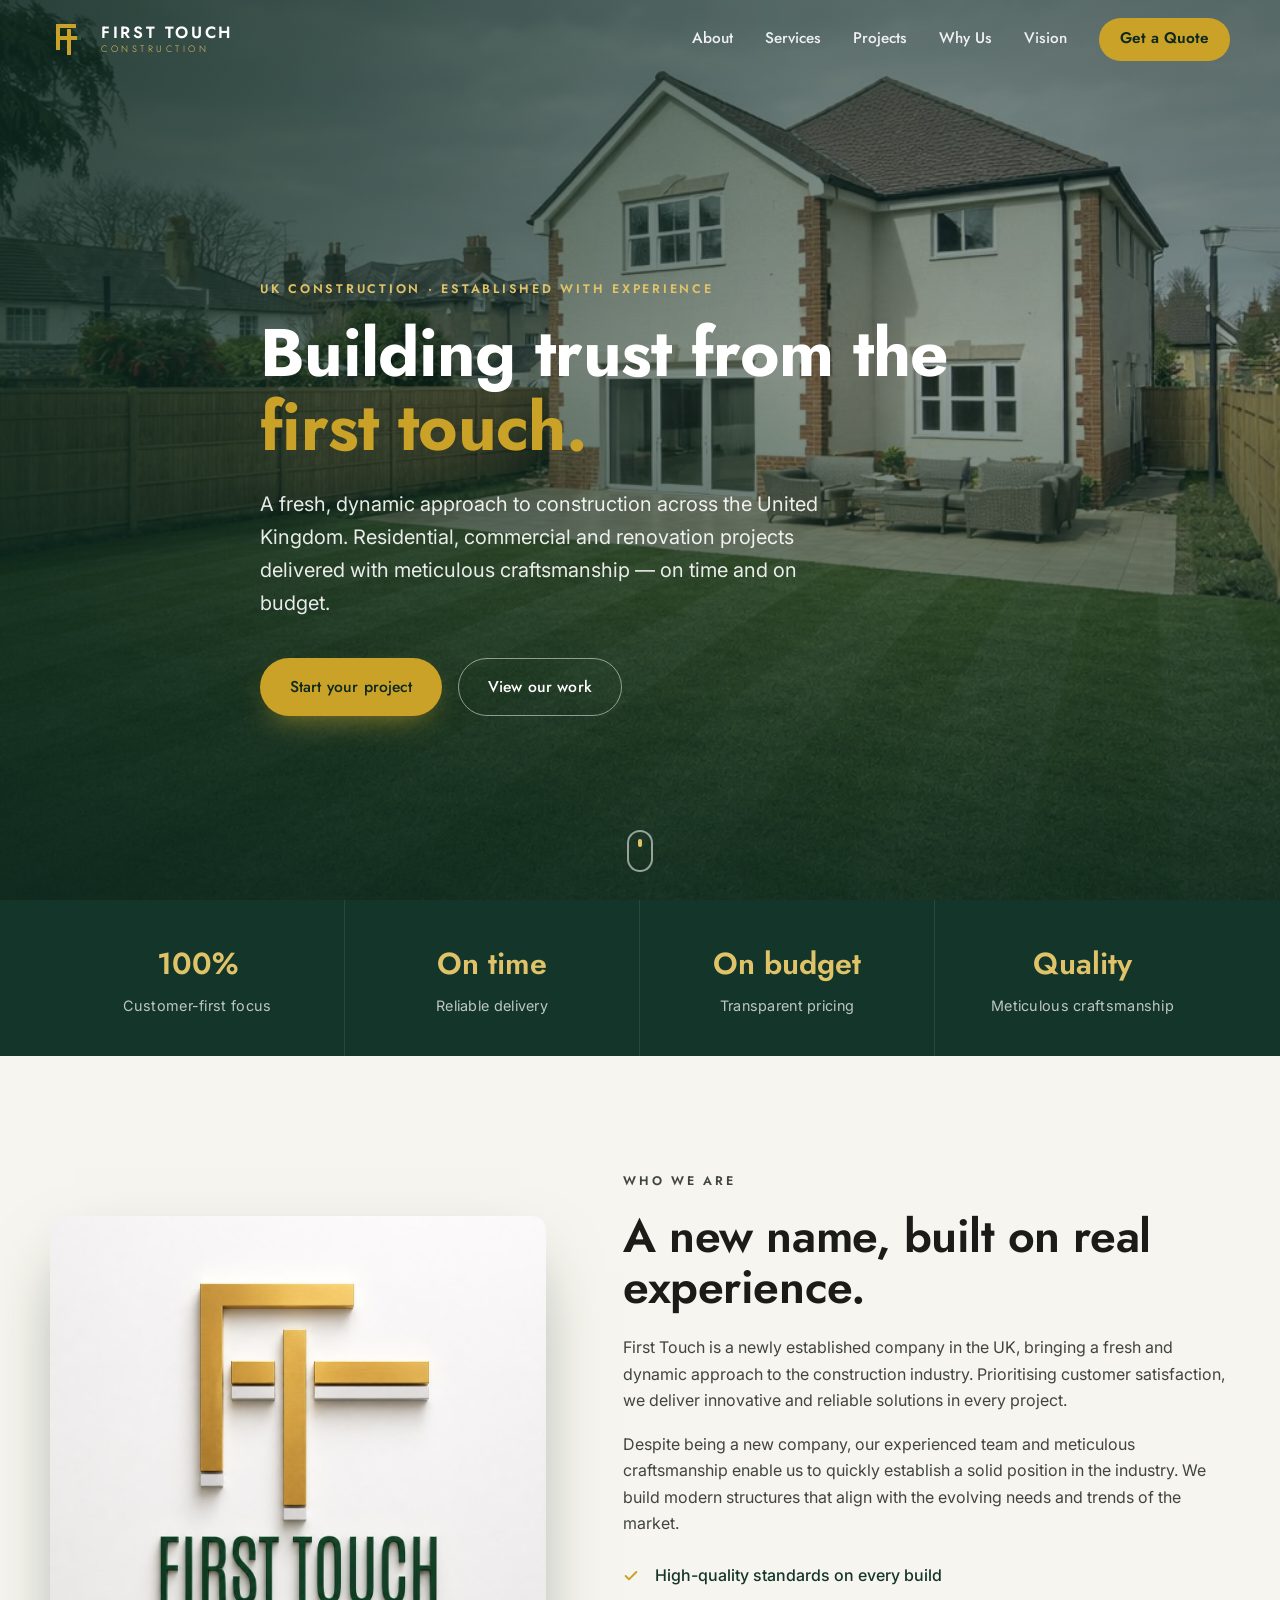
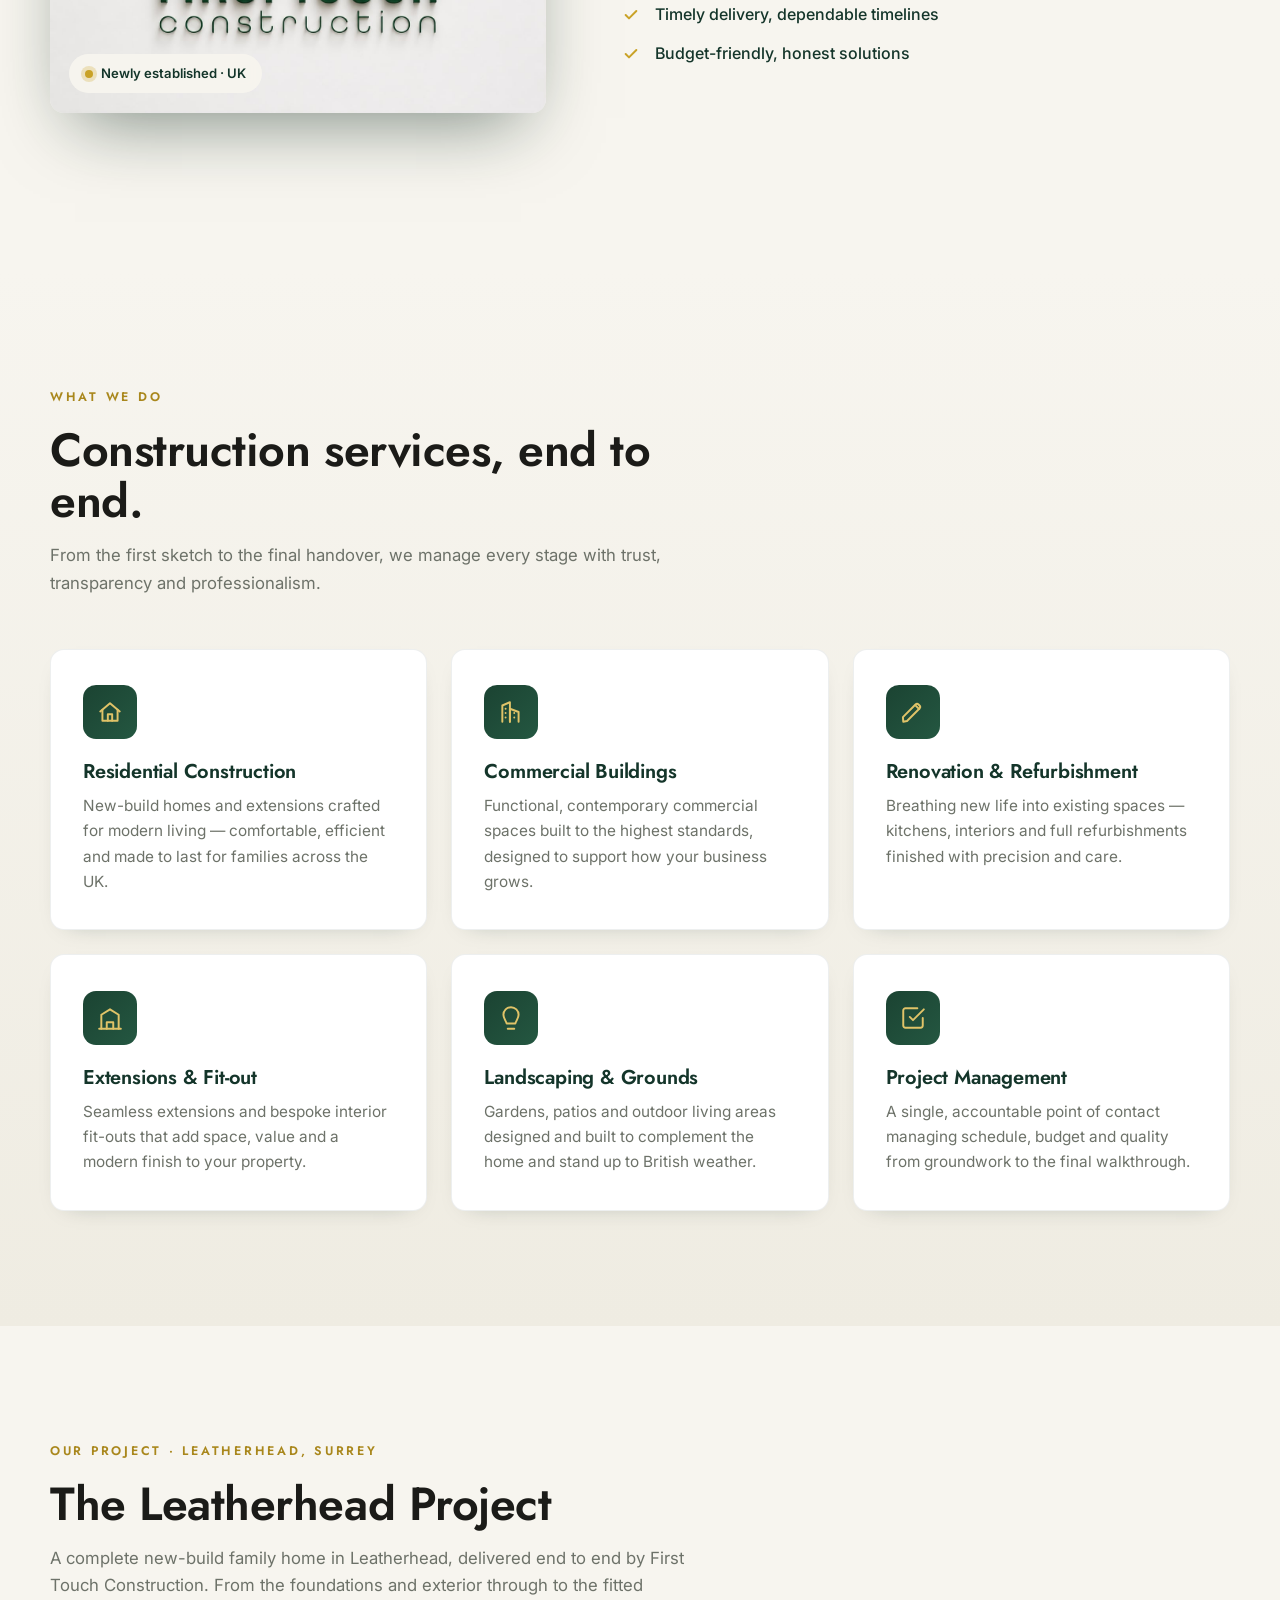
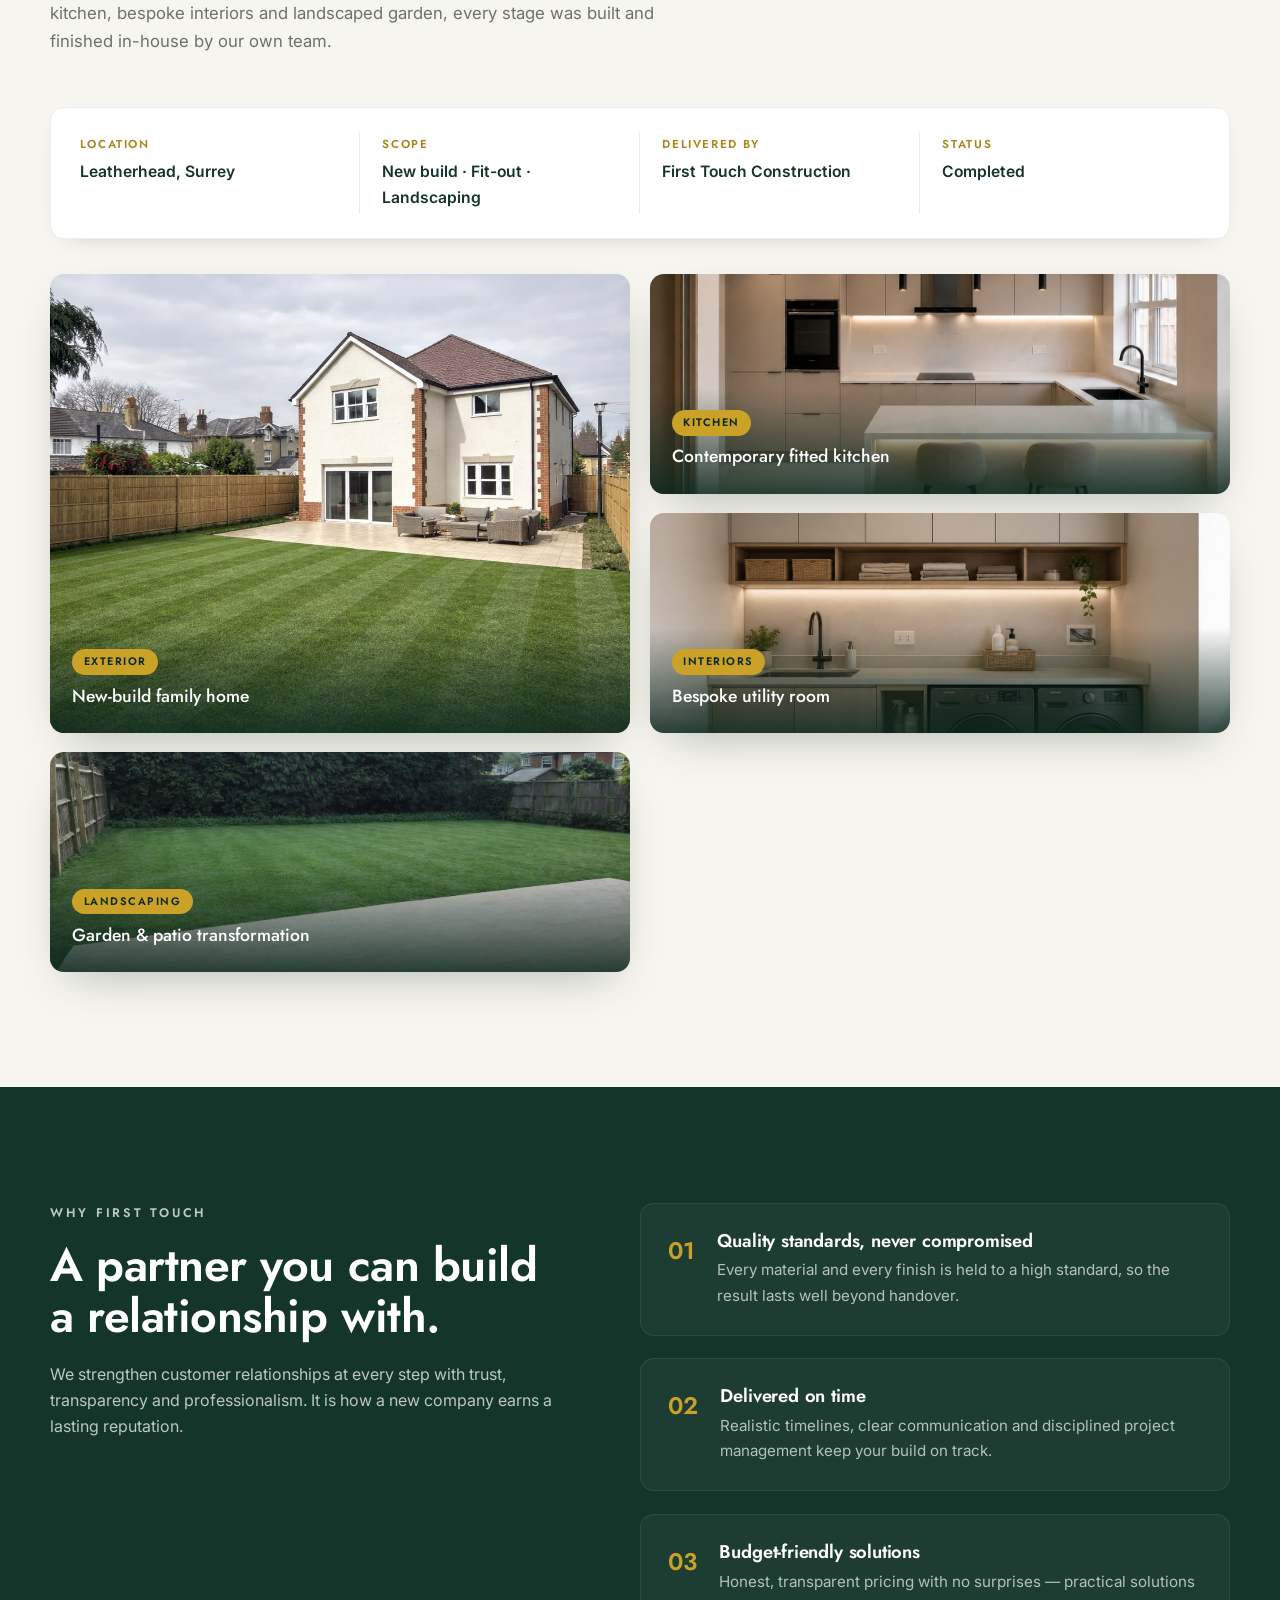
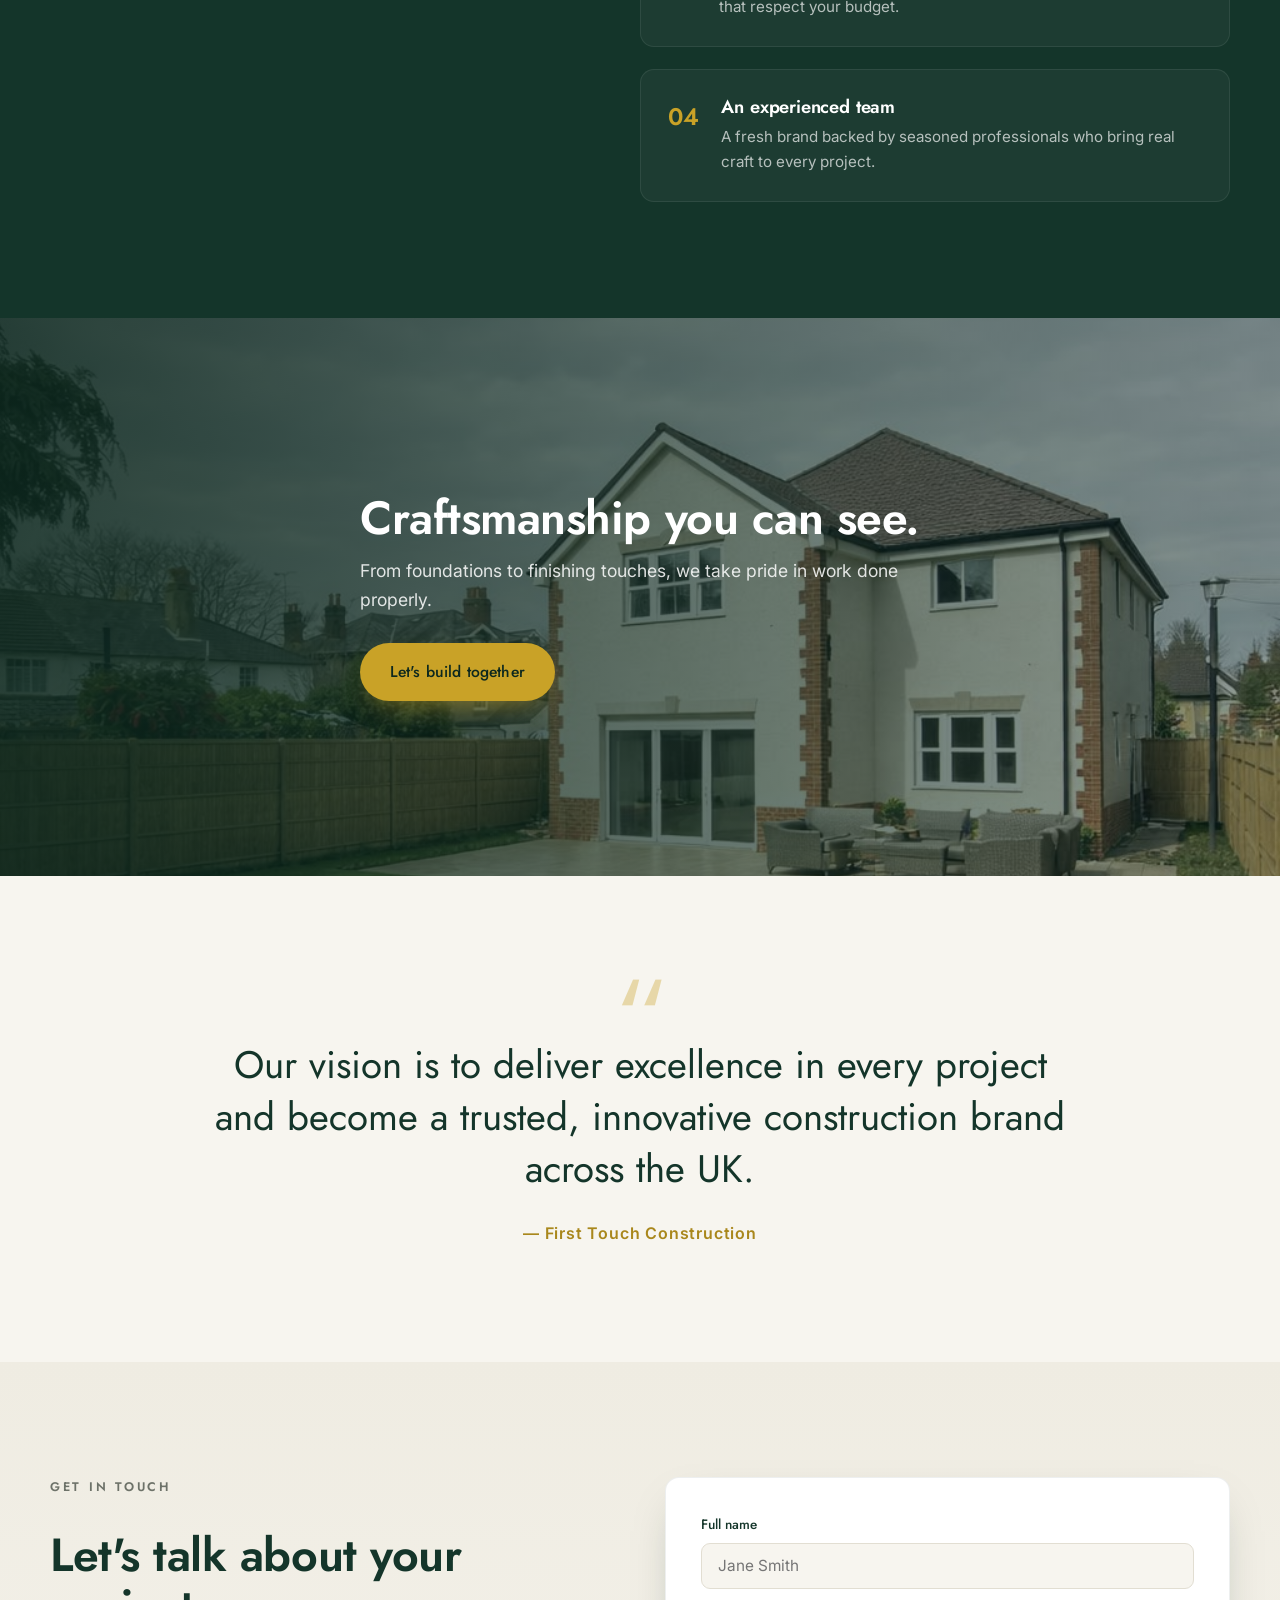
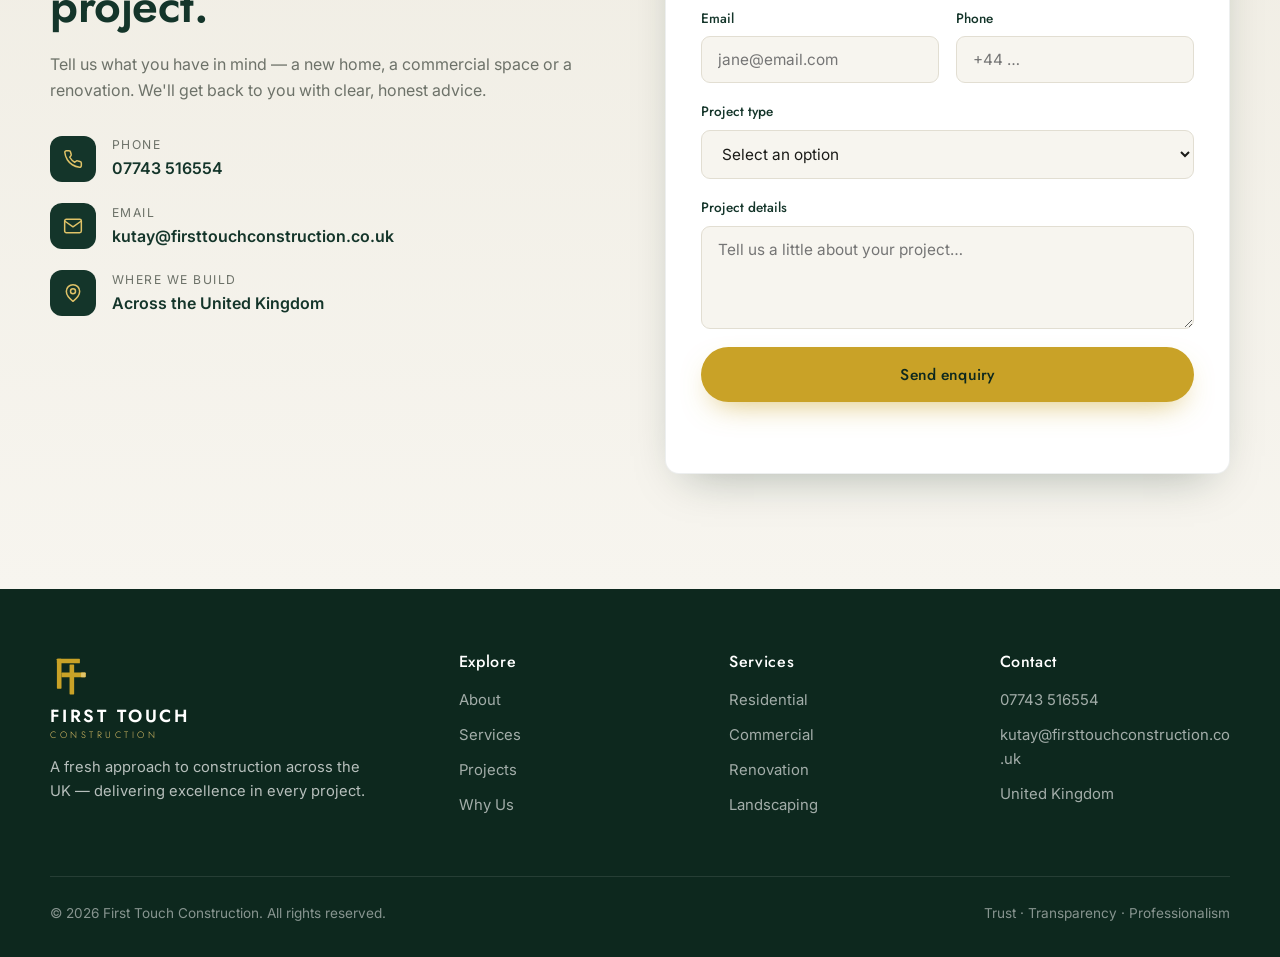
<file: index.html>
<!DOCTYPE html>
<html lang="en">
<head>
  <meta charset="UTF-8" />
  <meta name="viewport" content="width=device-width, initial-scale=1.0" />
  <title>First Touch Construction — Building Trust from the First Touch | UK</title>
  <meta name="description" content="First Touch Construction is a fresh, dynamic UK construction company delivering high-quality residential, commercial and renovation projects — on time, on budget, with craftsmanship you can trust." />
  <meta name="theme-color" content="#14352a" />

  <!-- Open Graph -->
  <meta property="og:title" content="First Touch Construction — UK" />
  <meta property="og:description" content="A fresh approach to construction. Quality craftsmanship, on time and on budget." />
  <meta property="og:type" content="website" />
  <meta property="og:image" content="assets/project-exterior.jpeg" />

  <link rel="icon" href="assets/logo-white.jpeg" />
  <link rel="preconnect" href="https://fonts.googleapis.com" />
  <link rel="preconnect" href="https://fonts.gstatic.com" crossorigin />
  <link href="https://fonts.googleapis.com/css2?family=Jost:wght@300;400;500;600;700&family=Inter:wght@400;500;600&display=swap" rel="stylesheet" />
  <link rel="stylesheet" href="css/styles.css" />
</head>
<body>

  <!-- ===================== HEADER ===================== -->
  <header class="site-header" id="header">
    <div class="container header-inner">
      <a href="#home" class="brand" aria-label="First Touch Construction home">
        <span class="brand-mark" aria-hidden="true">
          <svg viewBox="0 0 80 80" role="img">
            <rect x="12" y="10" width="8" height="52" rx="1"/>
            <rect x="12" y="10" width="40" height="8" rx="1"/>
            <rect x="34" y="20" width="8" height="52" rx="1"/>
            <rect x="20" y="34" width="42" height="8" rx="1"/>
            <rect class="accent" x="54" y="34" width="8" height="8" rx="1"/>
          </svg>
        </span>
        <span class="brand-text">
          <span class="brand-name">FIRST TOUCH</span>
          <span class="brand-sub">CONSTRUCTION</span>
        </span>
      </a>

      <nav class="nav" id="nav" aria-label="Primary">
        <a href="#about">About</a>
        <a href="#services">Services</a>
        <a href="#projects">Projects</a>
        <a href="#why">Why Us</a>
        <a href="#vision">Vision</a>
        <a href="#contact" class="nav-cta">Get a Quote</a>
      </nav>

      <button class="nav-toggle" id="navToggle" aria-label="Open menu" aria-expanded="false">
        <span></span><span></span><span></span>
      </button>
    </div>
  </header>

  <!-- ===================== HERO ===================== -->
  <section class="hero" id="home">
    <video class="hero-video" autoplay muted loop playsinline poster="assets/project-exterior.jpeg" aria-hidden="true">
      <source src="assets/showcase.mp4" type="video/mp4" />
    </video>
    <div class="hero-overlay" aria-hidden="true"></div>
    <div class="container hero-content">
      <p class="eyebrow reveal">UK Construction · Established with experience</p>
      <h1 class="reveal">Building trust from the <span class="accent-text">first touch.</span></h1>
      <p class="hero-lead reveal">A fresh, dynamic approach to construction across the United Kingdom. Residential, commercial and renovation projects delivered with meticulous craftsmanship — on time and on budget.</p>
      <div class="hero-actions reveal">
        <a href="#contact" class="btn btn-gold">Start your project</a>
        <a href="#projects" class="btn btn-ghost">View our work</a>
      </div>
    </div>
    <a href="#trust" class="hero-scroll" aria-label="Scroll down">
      <span></span>
    </a>
  </section>

  <!-- ===================== TRUST BAR ===================== -->
  <section class="trust" id="trust">
    <div class="container trust-grid">
      <div class="trust-item reveal">
        <span class="trust-value">100%</span>
        <span class="trust-label">Customer-first focus</span>
      </div>
      <div class="trust-item reveal">
        <span class="trust-value">On time</span>
        <span class="trust-label">Reliable delivery</span>
      </div>
      <div class="trust-item reveal">
        <span class="trust-value">On budget</span>
        <span class="trust-label">Transparent pricing</span>
      </div>
      <div class="trust-item reveal">
        <span class="trust-value">Quality</span>
        <span class="trust-label">Meticulous craftsmanship</span>
      </div>
    </div>
  </section>

  <!-- ===================== ABOUT ===================== -->
  <section class="section about" id="about">
    <div class="container about-grid">
      <div class="about-media reveal">
        <img src="assets/logo-white.jpeg" alt="First Touch Construction logo" loading="lazy" />
        <div class="about-badge">
          <span class="dot"></span> Newly established · UK
        </div>
      </div>
      <div class="about-text">
        <p class="eyebrow reveal">Who we are</p>
        <h2 class="reveal">A new name, built on real experience.</h2>
        <p class="reveal">First Touch is a newly established company in the UK, bringing a fresh and dynamic approach to the construction industry. Prioritising customer satisfaction, we deliver innovative and reliable solutions in every project.</p>
        <p class="reveal">Despite being a new company, our experienced team and meticulous craftsmanship enable us to quickly establish a solid position in the industry. We build modern structures that align with the evolving needs and trends of the market.</p>
        <ul class="about-list reveal">
          <li>High-quality standards on every build</li>
          <li>Timely delivery, dependable timelines</li>
          <li>Budget-friendly, honest solutions</li>
        </ul>
        <a href="#services" class="btn btn-dark reveal">Explore our services</a>
      </div>
    </div>
  </section>

  <!-- ===================== SERVICES ===================== -->
  <section class="section services" id="services">
    <div class="container">
      <div class="section-head">
        <p class="eyebrow reveal">What we do</p>
        <h2 class="reveal">Construction services, end to end.</h2>
        <p class="section-sub reveal">From the first sketch to the final handover, we manage every stage with trust, transparency and professionalism.</p>
      </div>

      <div class="cards">
        <article class="card reveal">
          <div class="card-icon" aria-hidden="true">
            <svg viewBox="0 0 24 24"><path d="M3 11.5 12 4l9 7.5"/><path d="M5 10v10h14V10"/><path d="M10 20v-6h4v6"/></svg>
          </div>
          <h3>Residential Construction</h3>
          <p>New-build homes and extensions crafted for modern living — comfortable, efficient and made to last for families across the UK.</p>
        </article>

        <article class="card reveal">
          <div class="card-icon" aria-hidden="true">
            <svg viewBox="0 0 24 24"><path d="M4 21V6l7-3v18"/><path d="M11 21V9l8 3v9"/><path d="M7 9h.01M7 13h.01M7 17h.01M15 13h.01M15 17h.01"/></svg>
          </div>
          <h3>Commercial Buildings</h3>
          <p>Functional, contemporary commercial spaces built to the highest standards, designed to support how your business grows.</p>
        </article>

        <article class="card reveal">
          <div class="card-icon" aria-hidden="true">
            <svg viewBox="0 0 24 24"><path d="m14.7 6.3 3 3"/><path d="M3 21l3.5-.7L18 8.8a2 2 0 0 0 0-2.8l-.9-.9a2 2 0 0 0-2.8 0L2.7 16.7 3 21Z"/></svg>
          </div>
          <h3>Renovation &amp; Refurbishment</h3>
          <p>Breathing new life into existing spaces — kitchens, interiors and full refurbishments finished with precision and care.</p>
        </article>

        <article class="card reveal">
          <div class="card-icon" aria-hidden="true">
            <svg viewBox="0 0 24 24"><path d="M2 22h20"/><path d="M4 22V9l8-5 8 5v13"/><path d="M9 22v-6h6v6"/></svg>
          </div>
          <h3>Extensions &amp; Fit-out</h3>
          <p>Seamless extensions and bespoke interior fit-outs that add space, value and a modern finish to your property.</p>
        </article>

        <article class="card reveal">
          <div class="card-icon" aria-hidden="true">
            <svg viewBox="0 0 24 24"><path d="M12 2a7 7 0 0 0-7 7c0 3 2 5 3 8h8c1-3 3-5 3-8a7 7 0 0 0-7-7Z"/><path d="M9 22h6"/></svg>
          </div>
          <h3>Landscaping &amp; Grounds</h3>
          <p>Gardens, patios and outdoor living areas designed and built to complement the home and stand up to British weather.</p>
        </article>

        <article class="card reveal">
          <div class="card-icon" aria-hidden="true">
            <svg viewBox="0 0 24 24"><path d="M9 11l3 3L22 4"/><path d="M21 12v7a2 2 0 0 1-2 2H5a2 2 0 0 1-2-2V5a2 2 0 0 1 2-2h11"/></svg>
          </div>
          <h3>Project Management</h3>
          <p>A single, accountable point of contact managing schedule, budget and quality from groundwork to the final walkthrough.</p>
        </article>
      </div>
    </div>
  </section>

  <!-- ===================== PROJECTS ===================== -->
  <section class="section projects" id="projects">
    <div class="container">
      <div class="section-head">
        <p class="eyebrow reveal">Our project · Leatherhead, Surrey</p>
        <h2 class="reveal">The Leatherhead Project</h2>
        <p class="section-sub reveal">A complete new-build family home in Leatherhead, delivered end to end by First Touch Construction. From the foundations and exterior through to the fitted kitchen, bespoke interiors and landscaped garden, every stage was built and finished in-house by our own team.</p>
      </div>

      <div class="project-meta reveal">
        <div><span class="pm-label">Location</span><span class="pm-value">Leatherhead, Surrey</span></div>
        <div><span class="pm-label">Scope</span><span class="pm-value">New build · Fit-out · Landscaping</span></div>
        <div><span class="pm-label">Delivered by</span><span class="pm-value">First Touch Construction</span></div>
        <div><span class="pm-label">Status</span><span class="pm-value">Completed</span></div>
      </div>

      <div class="gallery">
        <figure class="gallery-item gallery-lg reveal">
          <img src="assets/project-exterior.jpeg" alt="Newly built detached family home with landscaped garden in the UK" loading="lazy" />
          <figcaption>
            <span class="tag">Exterior</span>
            <span class="cap-title">New-build family home</span>
          </figcaption>
        </figure>

        <figure class="gallery-item reveal">
          <img src="assets/project-kitchen.jpeg" alt="Modern fitted kitchen with island and pendant lighting" loading="lazy" />
          <figcaption>
            <span class="tag">Kitchen</span>
            <span class="cap-title">Contemporary fitted kitchen</span>
          </figcaption>
        </figure>

        <figure class="gallery-item reveal">
          <img src="assets/project-laundry.jpeg" alt="Bespoke utility and laundry room with fitted cabinetry" loading="lazy" />
          <figcaption>
            <span class="tag">Interiors</span>
            <span class="cap-title">Bespoke utility room</span>
          </figcaption>
        </figure>

        <figure class="gallery-item gallery-wide reveal">
          <img src="assets/project-garden.jpeg" alt="Landscaped rear garden with patio and level lawn" loading="lazy" />
          <figcaption>
            <span class="tag">Landscaping</span>
            <span class="cap-title">Garden &amp; patio transformation</span>
          </figcaption>
        </figure>
      </div>
    </div>
  </section>

  <!-- ===================== WHY US ===================== -->
  <section class="section why" id="why">
    <div class="container why-grid">
      <div class="why-intro">
        <p class="eyebrow reveal">Why First Touch</p>
        <h2 class="reveal">A partner you can build a relationship with.</h2>
        <p class="reveal">We strengthen customer relationships at every step with trust, transparency and professionalism. It is how a new company earns a lasting reputation.</p>
      </div>
      <div class="why-list">
        <div class="why-item reveal">
          <span class="why-num">01</span>
          <div>
            <h3>Quality standards, never compromised</h3>
            <p>Every material and every finish is held to a high standard, so the result lasts well beyond handover.</p>
          </div>
        </div>
        <div class="why-item reveal">
          <span class="why-num">02</span>
          <div>
            <h3>Delivered on time</h3>
            <p>Realistic timelines, clear communication and disciplined project management keep your build on track.</p>
          </div>
        </div>
        <div class="why-item reveal">
          <span class="why-num">03</span>
          <div>
            <h3>Budget-friendly solutions</h3>
            <p>Honest, transparent pricing with no surprises — practical solutions that respect your budget.</p>
          </div>
        </div>
        <div class="why-item reveal">
          <span class="why-num">04</span>
          <div>
            <h3>An experienced team</h3>
            <p>A fresh brand backed by seasoned professionals who bring real craft to every project.</p>
          </div>
        </div>
      </div>
    </div>
  </section>

  <!-- ===================== SHOWCASE ===================== -->
  <section class="showcase" aria-label="Craftsmanship">
    <div class="showcase-media" aria-hidden="true"></div>
    <div class="showcase-overlay"></div>
    <div class="container showcase-content">
      <h2 class="reveal">Craftsmanship you can see.</h2>
      <p class="reveal">From foundations to finishing touches, we take pride in work done properly.</p>
      <a href="#contact" class="btn btn-gold reveal">Let's build together</a>
    </div>
  </section>

  <!-- ===================== VISION ===================== -->
  <section class="section vision" id="vision">
    <div class="container vision-inner">
      <span class="quote-mark" aria-hidden="true">“</span>
      <p class="vision-text reveal">Our vision is to deliver excellence in every project and become a trusted, innovative construction brand across the UK.</p>
      <p class="vision-by reveal">— First Touch Construction</p>
    </div>
  </section>

  <!-- ===================== CONTACT ===================== -->
  <section class="section contact" id="contact">
    <div class="container contact-grid">
      <div class="contact-info">
        <p class="eyebrow reveal">Get in touch</p>
        <h2 class="reveal">Let's talk about your project.</h2>
        <p class="reveal">Tell us what you have in mind — a new home, a commercial space or a renovation. We'll get back to you with clear, honest advice.</p>

        <ul class="contact-list reveal">
          <li>
            <span class="ci" aria-hidden="true">
              <svg viewBox="0 0 24 24"><path d="M22 16.9v3a2 2 0 0 1-2.2 2 19.8 19.8 0 0 1-8.6-3 19.5 19.5 0 0 1-6-6 19.8 19.8 0 0 1-3-8.7A2 2 0 0 1 4.1 2h3a2 2 0 0 1 2 1.7c.1.9.4 1.8.7 2.7a2 2 0 0 1-.5 2.1L8.1 9.9a16 16 0 0 0 6 6l1.4-1.2a2 2 0 0 1 2.1-.5c.9.3 1.8.6 2.7.7a2 2 0 0 1 1.7 2Z"/></svg>
            </span>
            <div><span class="ci-label">Phone</span><a href="tel:+447743516554">07743 516554</a></div>
          </li>
          <li>
            <span class="ci" aria-hidden="true">
              <svg viewBox="0 0 24 24"><rect x="2" y="4" width="20" height="16" rx="2"/><path d="m2 6 10 7L22 6"/></svg>
            </span>
            <div><span class="ci-label">Email</span><a href="mailto:kutay@firsttouchconstruction.co.uk">kutay@firsttouchconstruction.co.uk</a></div>
          </li>
          <li>
            <span class="ci" aria-hidden="true">
              <svg viewBox="0 0 24 24"><path d="M20 10c0 6-8 12-8 12s-8-6-8-12a8 8 0 0 1 16 0Z"/><circle cx="12" cy="10" r="3"/></svg>
            </span>
            <div><span class="ci-label">Where we build</span><span>Across the United Kingdom</span></div>
          </li>
        </ul>
      </div>

      <form class="contact-form reveal" id="contactForm" action="https://api.web3forms.com/submit" method="POST" novalidate>
        <!-- Web3Forms: enquiries are emailed to the address the access key is registered to -->
        <input type="hidden" name="access_key" value="a4f68775-bcdb-4c82-a62f-2e8a15ba4d81" />
        <input type="hidden" name="subject" value="New website enquiry — First Touch Construction" />
        <input type="hidden" name="from_name" value="First Touch Construction website" />
        <!-- Honeypot: hidden from people, tempting to bots. Web3Forms drops any submission that ticks it. -->
        <input type="checkbox" name="botcheck" tabindex="-1" aria-hidden="true" style="display: none !important" />

        <div class="field">
          <label for="name">Full name</label>
          <input type="text" id="name" name="name" placeholder="Jane Smith" required />
        </div>
        <div class="field-row">
          <div class="field">
            <label for="email">Email</label>
            <input type="email" id="email" name="email" placeholder="jane@email.com" required />
          </div>
          <div class="field">
            <label for="phone">Phone</label>
            <input type="tel" id="phone" name="phone" placeholder="+44 …" />
          </div>
        </div>
        <div class="field">
          <label for="type">Project type</label>
          <select id="type" name="type">
            <option value="">Select an option</option>
            <option>Residential / new build</option>
            <option>Commercial building</option>
            <option>Renovation / refurbishment</option>
            <option>Extension / fit-out</option>
            <option>Landscaping</option>
            <option>Other</option>
          </select>
        </div>
        <div class="field">
          <label for="message">Project details</label>
          <textarea id="message" name="message" rows="4" placeholder="Tell us a little about your project…"></textarea>
        </div>
        <button type="submit" class="btn btn-gold btn-block">Send enquiry</button>
        <p class="form-note" id="formNote" role="status"></p>
      </form>
    </div>
  </section>

  <!-- ===================== FOOTER ===================== -->
  <footer class="site-footer">
    <div class="container footer-grid">
      <div class="footer-brand">
        <span class="brand-mark footer-mark" aria-hidden="true">
          <svg viewBox="0 0 80 80" role="img">
            <rect x="12" y="10" width="8" height="52" rx="1"/>
            <rect x="12" y="10" width="40" height="8" rx="1"/>
            <rect x="34" y="20" width="8" height="52" rx="1"/>
            <rect x="20" y="34" width="42" height="8" rx="1"/>
            <rect class="accent" x="54" y="34" width="8" height="8" rx="1"/>
          </svg>
        </span>
        <div>
          <span class="brand-name">FIRST TOUCH</span>
          <span class="brand-sub">CONSTRUCTION</span>
        </div>
        <p class="footer-tag">A fresh approach to construction across the UK — delivering excellence in every project.</p>
      </div>

      <div class="footer-col">
        <h4>Explore</h4>
        <a href="#about">About</a>
        <a href="#services">Services</a>
        <a href="#projects">Projects</a>
        <a href="#why">Why Us</a>
      </div>

      <div class="footer-col">
        <h4>Services</h4>
        <a href="#services">Residential</a>
        <a href="#services">Commercial</a>
        <a href="#services">Renovation</a>
        <a href="#services">Landscaping</a>
      </div>

      <div class="footer-col">
        <h4>Contact</h4>
        <a href="tel:+447743516554">07743 516554</a>
        <a href="mailto:kutay@firsttouchconstruction.co.uk">kutay@firsttouchconstruction.co.uk</a>
        <span>United Kingdom</span>
      </div>
    </div>
    <div class="container footer-bottom">
      <span>© <span id="year"></span> First Touch Construction. All rights reserved.</span>
      <span>Trust · Transparency · Professionalism</span>
    </div>
  </footer>

  <script src="js/main.js"></script>
</body>
</html>
</file>
<file: css/styles.css>
/* ===================== TOKENS & RESET ===================== */
:root {
  --green-900: #0d281e;
  --green-800: #14352a;
  --green-700: #1b4332;
  --green-600: #245741;
  --green-500: #2f6b50;
  --gold: #c9a227;
  --gold-light: #e0c368;
  --gold-dark: #a9871c;
  --cream: #f7f5ef;
  --cream-2: #efece2;
  --ink: #1b1b18;
  --muted: #6d7269;
  --white: #ffffff;
  --radius: 14px;
  --radius-sm: 9px;
  --shadow: 0 18px 45px -20px rgba(13, 40, 30, .35);
  --shadow-lg: 0 30px 70px -25px rgba(13, 40, 30, .55);
  --maxw: 1180px;
  --ease: cubic-bezier(.22, 1, .36, 1);
  --font-head: 'Jost', system-ui, sans-serif;
  --font-body: 'Inter', system-ui, sans-serif;
}

*, *::before, *::after { box-sizing: border-box; margin: 0; padding: 0; }

html { scroll-behavior: smooth; scroll-padding-top: 90px; }

body {
  font-family: var(--font-body);
  color: var(--ink);
  background: var(--cream);
  line-height: 1.65;
  -webkit-font-smoothing: antialiased;
  overflow-x: hidden;
}

img { display: block; max-width: 100%; }
a { color: inherit; text-decoration: none; }

h1, h2, h3, h4 { font-family: var(--font-head); font-weight: 600; line-height: 1.1; letter-spacing: -.01em; }
h1 { font-size: clamp(2.4rem, 6vw, 4.2rem); font-weight: 700; }
h2 { font-size: clamp(1.9rem, 4vw, 2.9rem); }
h3 { font-size: 1.25rem; }

.container { width: min(100% - 2.5rem, var(--maxw)); margin-inline: auto; }

.section { padding: clamp(4rem, 9vw, 7.5rem) 0; }

.eyebrow {
  font-family: var(--font-head);
  text-transform: uppercase;
  letter-spacing: .22em;
  font-size: .78rem;
  font-weight: 600;
  color: var(--gold-dark);
  margin-bottom: 1rem;
}
.accent-text { color: var(--gold); }

.section-head { max-width: 640px; margin-bottom: 3.2rem; }
.section-sub { color: var(--muted); font-size: 1.05rem; margin-top: 1rem; }

/* ===================== BUTTONS ===================== */
.btn {
  display: inline-flex; align-items: center; justify-content: center;
  gap: .5rem;
  font-family: var(--font-head);
  font-weight: 500;
  font-size: .98rem;
  letter-spacing: .01em;
  padding: .95rem 1.8rem;
  border-radius: 100px;
  border: 1.5px solid transparent;
  cursor: pointer;
  transition: transform .35s var(--ease), background .35s var(--ease), color .35s var(--ease), box-shadow .35s var(--ease);
  will-change: transform;
}
.btn:hover { transform: translateY(-2px); }
.btn-gold { background: var(--gold); color: var(--green-900); box-shadow: 0 12px 30px -12px rgba(201,162,39,.7); }
.btn-gold:hover { background: var(--gold-light); }
.btn-ghost { background: transparent; color: var(--white); border-color: rgba(255,255,255,.5); }
.btn-ghost:hover { background: rgba(255,255,255,.12); border-color: #fff; }
.btn-dark { background: var(--green-800); color: var(--cream); }
.btn-dark:hover { background: var(--green-700); }
.btn-block { width: 100%; }
.btn:disabled { opacity: .65; cursor: progress; transform: none; }
.btn:disabled:hover { transform: none; }

/* ===================== HEADER ===================== */
.site-header {
  position: fixed; inset: 0 0 auto 0; z-index: 100;
  padding: 1.1rem 0;
  transition: background .4s var(--ease), padding .4s var(--ease), box-shadow .4s var(--ease);
}
.site-header.scrolled {
  background: rgba(247,245,239,.92);
  backdrop-filter: blur(12px);
  padding: .65rem 0;
  box-shadow: 0 1px 0 rgba(13,40,30,.08), 0 10px 30px -18px rgba(13,40,30,.4);
}
.header-inner { display: flex; align-items: center; justify-content: space-between; }

.brand { display: flex; align-items: center; gap: .7rem; }
.brand-mark { width: 40px; height: 40px; flex: none; display: grid; place-items: center; }
.brand-mark svg { width: 100%; height: 100%; fill: var(--gold); }
.brand-mark svg .accent { fill: var(--green-600); }
.brand-text { display: flex; flex-direction: column; line-height: 1; }
.brand-name { font-family: var(--font-head); font-weight: 600; letter-spacing: .16em; font-size: 1.02rem; color: var(--white); }
.brand-sub { font-family: var(--font-head); font-weight: 300; letter-spacing: .38em; font-size: .58rem; color: var(--gold-light); margin-top: 3px; }

.site-header.scrolled .brand-name { color: var(--green-800); }
.site-header.scrolled .brand-sub { color: var(--gold-dark); }

.nav { display: flex; align-items: center; gap: 2rem; }
.nav a {
  font-family: var(--font-head); font-weight: 500; font-size: .96rem;
  color: rgba(255,255,255,.9); position: relative; transition: color .3s;
}
.nav a::after {
  content: ''; position: absolute; left: 0; bottom: -6px; height: 2px; width: 0;
  background: var(--gold); transition: width .3s var(--ease);
}
.nav a:hover::after { width: 100%; }
.site-header.scrolled .nav a { color: var(--green-800); }
.nav .nav-cta {
  background: var(--gold); color: var(--green-900); padding: .55rem 1.3rem; border-radius: 100px;
  font-weight: 600;
}
.nav .nav-cta::after { display: none; }
.nav .nav-cta:hover { background: var(--gold-light); }

.nav-toggle { display: none; flex-direction: column; gap: 5px; background: none; border: 0; cursor: pointer; padding: 8px; }
.nav-toggle span { width: 26px; height: 2px; background: var(--white); transition: .3s var(--ease); border-radius: 2px; }
.site-header.scrolled .nav-toggle span { background: var(--green-800); }

/* ===================== HERO ===================== */
.hero {
  position: relative; min-height: 100svh; display: flex; align-items: center;
  color: var(--white); overflow: hidden;
}
.hero-video {
  position: absolute; inset: 0;
  width: 100%; height: 100%; object-fit: cover;
  background: #0d281e;
}
.hero-overlay {
  position: absolute; inset: 0;
  background:
    linear-gradient(180deg, rgba(13,40,30,.55) 0%, rgba(13,40,30,.35) 40%, rgba(13,40,30,.85) 100%),
    linear-gradient(90deg, rgba(13,40,30,.7) 0%, rgba(13,40,30,.15) 70%);
}
.hero-content { position: relative; padding-top: 6rem; max-width: 760px; }
.hero .eyebrow { color: var(--gold-light); }
.hero-lead { font-size: clamp(1.05rem, 2vw, 1.25rem); color: rgba(255,255,255,.9); margin: 1.5rem 0 2.4rem; max-width: 600px; }
.hero-actions { display: flex; gap: 1rem; flex-wrap: wrap; }

.hero-scroll {
  position: absolute; left: 50%; bottom: 28px; transform: translateX(-50%);
  width: 26px; height: 42px; border: 2px solid rgba(255,255,255,.55); border-radius: 20px;
  display: grid; justify-items: center; padding-top: 7px; z-index: 2;
}
.hero-scroll span { width: 4px; height: 8px; background: var(--gold-light); border-radius: 2px; animation: scrollDot 1.6s infinite; }
@keyframes scrollDot { 0%{opacity:0;transform:translateY(-4px)} 40%{opacity:1} 100%{opacity:0;transform:translateY(10px)} }

/* ===================== TRUST BAR ===================== */
.trust { background: var(--green-800); color: var(--cream); }
.trust-grid { display: grid; grid-template-columns: repeat(4, 1fr); }
.trust-item {
  padding: 2.4rem 1.5rem; text-align: center;
  display: flex; flex-direction: column; gap: .35rem;
  border-right: 1px solid rgba(255,255,255,.09);
}
.trust-item:last-child { border-right: 0; }
.trust-value { font-family: var(--font-head); font-size: 1.9rem; font-weight: 600; color: var(--gold-light); }
.trust-label { font-size: .9rem; color: rgba(255,255,255,.72); letter-spacing: .02em; }

/* ===================== ABOUT ===================== */
.about-grid { display: grid; grid-template-columns: .9fr 1.1fr; gap: clamp(2.5rem, 6vw, 5rem); align-items: center; }
.about-media { position: relative; border-radius: var(--radius); overflow: hidden; box-shadow: var(--shadow-lg); }
.about-media img { width: 100%; aspect-ratio: 1/1; object-fit: cover; }
.about-badge {
  position: absolute; left: 1.2rem; bottom: 1.2rem;
  background: rgba(247,245,239,.95); backdrop-filter: blur(6px);
  padding: .55rem 1rem; border-radius: 100px; font-size: .82rem; font-weight: 600;
  display: flex; align-items: center; gap: .5rem; color: var(--green-800);
}
.about-badge .dot { width: 8px; height: 8px; border-radius: 50%; background: var(--gold); box-shadow: 0 0 0 4px rgba(201,162,39,.25); }
.about-text p { color: #40453d; margin-bottom: 1.1rem; }
.about-text h2 { margin-bottom: 1.4rem; }
.about-list { list-style: none; margin: 1.6rem 0 2rem; display: grid; gap: .8rem; }
.about-list li { position: relative; padding-left: 2rem; font-weight: 500; color: var(--green-800); }
.about-list li::before {
  content: ''; position: absolute; left: 0; top: .35em; width: 16px; height: 16px;
  background: var(--gold); mask: url("data:image/svg+xml,%3Csvg xmlns='http://www.w3.org/2000/svg' viewBox='0 0 24 24'%3E%3Cpath d='M20 6 9 17l-5-5' fill='none' stroke='black' stroke-width='3' stroke-linecap='round' stroke-linejoin='round'/%3E%3C/svg%3E") center/contain no-repeat;
}

/* ===================== SERVICES ===================== */
.services { background: linear-gradient(180deg, var(--cream) 0%, var(--cream-2) 100%); }
.cards { display: grid; grid-template-columns: repeat(3, 1fr); gap: 1.5rem; }
.card {
  background: var(--white); border-radius: var(--radius); padding: 2.2rem 2rem;
  border: 1px solid rgba(13,40,30,.07); box-shadow: 0 8px 24px -18px rgba(13,40,30,.4);
  transition: transform .4s var(--ease), box-shadow .4s var(--ease), border-color .4s;
}
.card:hover { transform: translateY(-6px); box-shadow: var(--shadow); border-color: rgba(201,162,39,.4); }
.card-icon {
  width: 54px; height: 54px; border-radius: 13px; display: grid; place-items: center;
  background: linear-gradient(135deg, var(--green-700), var(--green-600)); margin-bottom: 1.4rem;
}
.card-icon svg { width: 26px; height: 26px; fill: none; stroke: var(--gold-light); stroke-width: 1.8; stroke-linecap: round; stroke-linejoin: round; }
.card h3 { margin-bottom: .6rem; color: var(--green-800); }
.card p { color: var(--muted); font-size: .96rem; }

/* ===================== PROJECTS ===================== */
.project-meta {
  display: grid; grid-template-columns: repeat(4, 1fr);
  background: var(--white); border: 1px solid rgba(13,40,30,.08);
  border-radius: var(--radius); box-shadow: 0 8px 24px -18px rgba(13,40,30,.4);
  padding: 1.5rem 1.8rem; margin-bottom: 2.2rem;
}
.project-meta > div {
  display: flex; flex-direction: column; gap: .3rem;
  padding: .2rem 1.4rem; border-right: 1px solid rgba(13,40,30,.09);
}
.project-meta > div:first-child { padding-left: 0; }
.project-meta > div:last-child { border-right: 0; }
.pm-label { font-family: var(--font-head); font-size: .72rem; text-transform: uppercase; letter-spacing: .14em; font-weight: 600; color: var(--gold-dark); }
.pm-value { font-weight: 600; color: var(--green-800); font-size: .98rem; }

.gallery {
  display: grid; grid-template-columns: repeat(4, 1fr);
  grid-auto-rows: 220px; gap: 1.2rem;
}
.gallery-item {
  position: relative; border-radius: var(--radius); overflow: hidden;
  grid-column: span 2; box-shadow: var(--shadow);
}
.gallery-lg { grid-column: span 2; grid-row: span 2; }
.gallery-wide { grid-column: span 2; }
.gallery-item img { width: 100%; height: 100%; object-fit: cover; transition: transform .8s var(--ease); }
.gallery-item:hover img { transform: scale(1.06); }
.gallery-item figcaption {
  position: absolute; inset: auto 0 0 0; padding: 1.4rem;
  background: linear-gradient(0deg, rgba(13,40,30,.85), transparent);
  display: flex; flex-direction: column; gap: .4rem; color: #fff;
}
.gallery-item .tag {
  align-self: flex-start; font-family: var(--font-head); font-size: .68rem; letter-spacing: .14em;
  text-transform: uppercase; background: var(--gold); color: var(--green-900);
  padding: .25rem .7rem; border-radius: 100px; font-weight: 600;
}
.gallery-item .cap-title { font-family: var(--font-head); font-weight: 500; font-size: 1.1rem; }

/* ===================== WHY ===================== */
.why { background: var(--green-800); color: var(--cream); }
.why-grid { display: grid; grid-template-columns: 1fr 1.15fr; gap: clamp(2.5rem, 6vw, 5rem); }
.why-intro { position: sticky; top: 120px; align-self: start; }
.why-intro h2 { color: var(--white); margin: 0 0 1.2rem; }
.why-intro p { color: rgba(255,255,255,.72); }
.why-list { display: grid; gap: 1.4rem; }
.why-item {
  display: flex; gap: 1.4rem; padding: 1.7rem; border-radius: var(--radius);
  background: rgba(255,255,255,.04); border: 1px solid rgba(255,255,255,.08);
  transition: background .35s, border-color .35s, transform .35s var(--ease);
}
.why-item:hover { background: rgba(255,255,255,.07); border-color: rgba(201,162,39,.35); transform: translateX(4px); }
.why-num { font-family: var(--font-head); font-size: 1.5rem; font-weight: 600; color: var(--gold); flex: none; }
.why-item h3 { color: var(--white); margin-bottom: .4rem; font-size: 1.15rem; }
.why-item p { color: rgba(255,255,255,.68); font-size: .95rem; }

/* ===================== SHOWCASE ===================== */
.showcase { position: relative; min-height: 62vh; display: flex; align-items: center; overflow: hidden; color: #fff; }
.showcase-media {
  position: absolute; inset: 0;
  background: url('../assets/project-exterior.jpeg') center 35% / cover no-repeat;
}
.showcase-overlay { position: absolute; inset: 0; background: linear-gradient(90deg, rgba(13,40,30,.88), rgba(13,40,30,.45)); }
.showcase-content { position: relative; max-width: 560px; padding: 4rem 0; }
.showcase-content h2 { color: #fff; margin-bottom: .8rem; }
.showcase-content p { color: rgba(255,255,255,.85); margin-bottom: 1.8rem; font-size: 1.1rem; }

/* ===================== VISION ===================== */
.vision { background: var(--cream); text-align: center; }
.vision-inner { max-width: 860px; margin-inline: auto; position: relative; }
.quote-mark { font-family: var(--font-head); font-size: 7rem; line-height: .5; color: var(--gold); opacity: .35; display: block; height: 3rem; }
.vision-text { font-family: var(--font-head); font-size: clamp(1.5rem, 3.5vw, 2.4rem); font-weight: 400; color: var(--green-800); line-height: 1.35; }
.vision-by { margin-top: 1.6rem; color: var(--gold-dark); font-weight: 600; letter-spacing: .05em; }

/* ===================== CONTACT ===================== */
.contact { background: linear-gradient(180deg, var(--cream-2), var(--cream)); }
.contact-grid { display: grid; grid-template-columns: 1fr 1.05fr; gap: clamp(2.5rem, 6vw, 5rem); align-items: start; }
.contact-info h2 { margin-bottom: 1.2rem; color: var(--green-800); }
.contact-info > p { color: var(--muted); margin-bottom: 2rem; }
.contact-list { list-style: none; display: grid; gap: 1.3rem; }
/* min-width:0 lets the text flex item shrink below its content width; without
   it the email address widens the whole contact grid on narrow phones. */
.contact-list li { display: flex; gap: 1rem; align-items: center; }
.contact-list li > div { min-width: 0; }
.ci { width: 46px; height: 46px; border-radius: 12px; background: var(--green-800); display: grid; place-items: center; flex: none; }
.ci svg { width: 20px; height: 20px; fill: none; stroke: var(--gold-light); stroke-width: 1.8; stroke-linecap: round; stroke-linejoin: round; }
.ci-label { display: block; font-size: .76rem; text-transform: uppercase; letter-spacing: .12em; color: var(--muted); }
.contact-list a, .contact-list div span:last-child { font-weight: 600; color: var(--green-800); overflow-wrap: anywhere; }

.contact-form {
  background: var(--white); padding: 2.2rem; border-radius: var(--radius);
  box-shadow: var(--shadow); border: 1px solid rgba(13,40,30,.07);
  display: grid; gap: 1.1rem;
}
.field { display: grid; gap: .45rem; }
.field-row { display: grid; grid-template-columns: 1fr 1fr; gap: 1.1rem; }
.field label { font-family: var(--font-head); font-size: .85rem; font-weight: 500; color: var(--green-800); }
.field input, .field select, .field textarea {
  font-family: var(--font-body); font-size: .96rem; padding: .8rem 1rem;
  border: 1.5px solid #e2ded2; border-radius: var(--radius-sm); background: var(--cream);
  color: var(--ink); transition: border-color .3s, box-shadow .3s; width: 100%; resize: vertical;
}
.field input:focus, .field select:focus, .field textarea:focus {
  outline: none; border-color: var(--gold); box-shadow: 0 0 0 3px rgba(201,162,39,.18); background: #fff;
}
.form-note { font-size: .9rem; text-align: center; min-height: 1.2em; color: var(--green-600); font-weight: 500; }

/* ===================== 404 ===================== */
.notfound {
  position: relative; min-height: 100svh; display: flex; align-items: center;
  background: var(--green-900); color: var(--white); overflow: hidden;
  padding: 4rem 0;
}
/* Oversized watermark bleeding off the bottom-right corner of the section. */
.notfound-code {
  position: absolute; right: -.05em; bottom: -.3em; z-index: 0;
  font-family: var(--font-head); font-weight: 700; line-height: .8;
  font-size: clamp(9rem, 26vw, 24rem); letter-spacing: -.04em;
  color: rgba(201,162,39,.1); user-select: none; pointer-events: none;
}
.notfound-inner { position: relative; z-index: 1; max-width: 640px; }
.notfound-brand { display: inline-flex; margin-bottom: 3rem; }
/* The default accent square is dark green — invisible on this background. */
.notfound-brand .brand-mark svg .accent { fill: var(--gold-light); }
.notfound .eyebrow { color: var(--gold-light); }
.notfound-lead { font-size: clamp(1.02rem, 2vw, 1.18rem); color: rgba(255,255,255,.85); margin: 1.4rem 0 2.4rem; }
.notfound-actions { display: flex; gap: 1rem; flex-wrap: wrap; }
.notfound-contact { margin-top: 2.6rem; font-size: .92rem; color: rgba(255,255,255,.6); }
.notfound-contact a { color: var(--gold-light); }
.notfound-contact a:hover { color: var(--white); }

/* ===================== FOOTER ===================== */
.site-footer { background: var(--green-900); color: rgba(255,255,255,.7); padding: 4rem 0 2rem; }
.footer-grid { display: grid; grid-template-columns: 1.6fr 1fr 1fr 1fr; gap: 2.5rem; padding-bottom: 3rem; border-bottom: 1px solid rgba(255,255,255,.1); }
.footer-brand { max-width: 320px; }
.footer-brand > div { line-height: 1; margin: -.2rem 0 1rem; }
.footer-mark { width: 46px; height: 46px; margin-bottom: .8rem; }
.footer-mark svg { fill: var(--gold); }
.footer-mark svg .accent { fill: var(--gold-light); }
.footer-brand .brand-name { color: #fff; font-size: 1.1rem; display: block; }
.footer-brand .brand-sub { color: var(--gold-light); display: block; margin-top: 4px; }
.footer-tag { font-size: .92rem; margin-top: .6rem; }
.footer-col h4 { font-family: var(--font-head); color: #fff; font-size: 1rem; margin-bottom: 1.1rem; font-weight: 500; letter-spacing: .04em; }
/* `anywhere` (not break-word) so the email address stops propping up the
   grid column's min-content width on narrow screens. */
.footer-col a, .footer-col span { display: block; color: rgba(255,255,255,.62); font-size: .93rem; margin-bottom: .65rem; transition: color .3s; overflow-wrap: anywhere; }
.footer-col a:hover { color: var(--gold-light); }
.footer-bottom { display: flex; justify-content: space-between; flex-wrap: wrap; gap: 1rem; padding-top: 1.6rem; font-size: .85rem; color: rgba(255,255,255,.5); }

/* ===================== REVEAL ANIMATION ===================== */
.reveal { opacity: 0; transform: translateY(26px); transition: opacity .8s var(--ease), transform .8s var(--ease); }
.reveal.visible { opacity: 1; transform: none; }

/* ===================== RESPONSIVE ===================== */
@media (max-width: 960px) {
  .about-grid, .why-grid, .contact-grid { grid-template-columns: 1fr; }
  .why-intro { position: static; }
  .cards { grid-template-columns: repeat(2, 1fr); }
  .trust-grid { grid-template-columns: repeat(2, 1fr); }
  .trust-item:nth-child(2) { border-right: 0; }
  .trust-item:nth-child(-n+2) { border-bottom: 1px solid rgba(255,255,255,.09); }
  .footer-grid { grid-template-columns: 1fr 1fr; }
  .footer-brand { grid-column: 1 / -1; }
  .about-media { max-width: 440px; }
}

@media (max-width: 720px) {
  .nav {
    position: fixed; inset: 0 0 0 auto; width: min(80vw, 320px);
    flex-direction: column; align-items: flex-start; justify-content: center;
    gap: 1.6rem; background: var(--green-800); padding: 2rem 2.2rem;
    transform: translateX(100%); transition: transform .4s var(--ease); z-index: 90;
    box-shadow: var(--shadow-lg);
  }
  .nav.open { transform: translateX(0); }
  .nav a { color: rgba(255,255,255,.9); font-size: 1.15rem; }
  .site-header.scrolled .nav a { color: rgba(255,255,255,.9); }
  .nav .nav-cta { color: var(--green-900); }
  .nav-toggle { display: flex; z-index: 95; }
  .nav-toggle.active span:nth-child(1) { transform: translateY(7px) rotate(45deg); }
  .nav-toggle.active span:nth-child(2) { opacity: 0; }
  .nav-toggle.active span:nth-child(3) { transform: translateY(-7px) rotate(-45deg); }
  .nav-toggle.active span { background: #fff; }

  .gallery { grid-template-columns: 1fr; grid-auto-rows: 240px; }
  .gallery-item, .gallery-lg, .gallery-wide { grid-column: 1 / -1; grid-row: auto; }
  .field-row { grid-template-columns: 1fr; }
  .project-meta { grid-template-columns: 1fr 1fr; gap: 1.2rem 0; }
  .project-meta > div { padding: .2rem 1.2rem; }
  .project-meta > div:nth-child(2) { border-right: 0; padding-right: 0; }
  .project-meta > div:nth-child(odd) { padding-left: 0; }
}

@media (max-width: 520px) {
  .cards { grid-template-columns: 1fr; }
  .trust-grid { grid-template-columns: 1fr 1fr; }
  .footer-grid { grid-template-columns: 1fr; gap: 2rem; }
  .hero-actions { flex-direction: column; align-items: stretch; }
  .btn { width: 100%; }
}

@media (prefers-reduced-motion: reduce) {
  *, *::before, *::after { animation: none !important; transition: none !important; }
  .reveal { opacity: 1; transform: none; }
}
</file>
